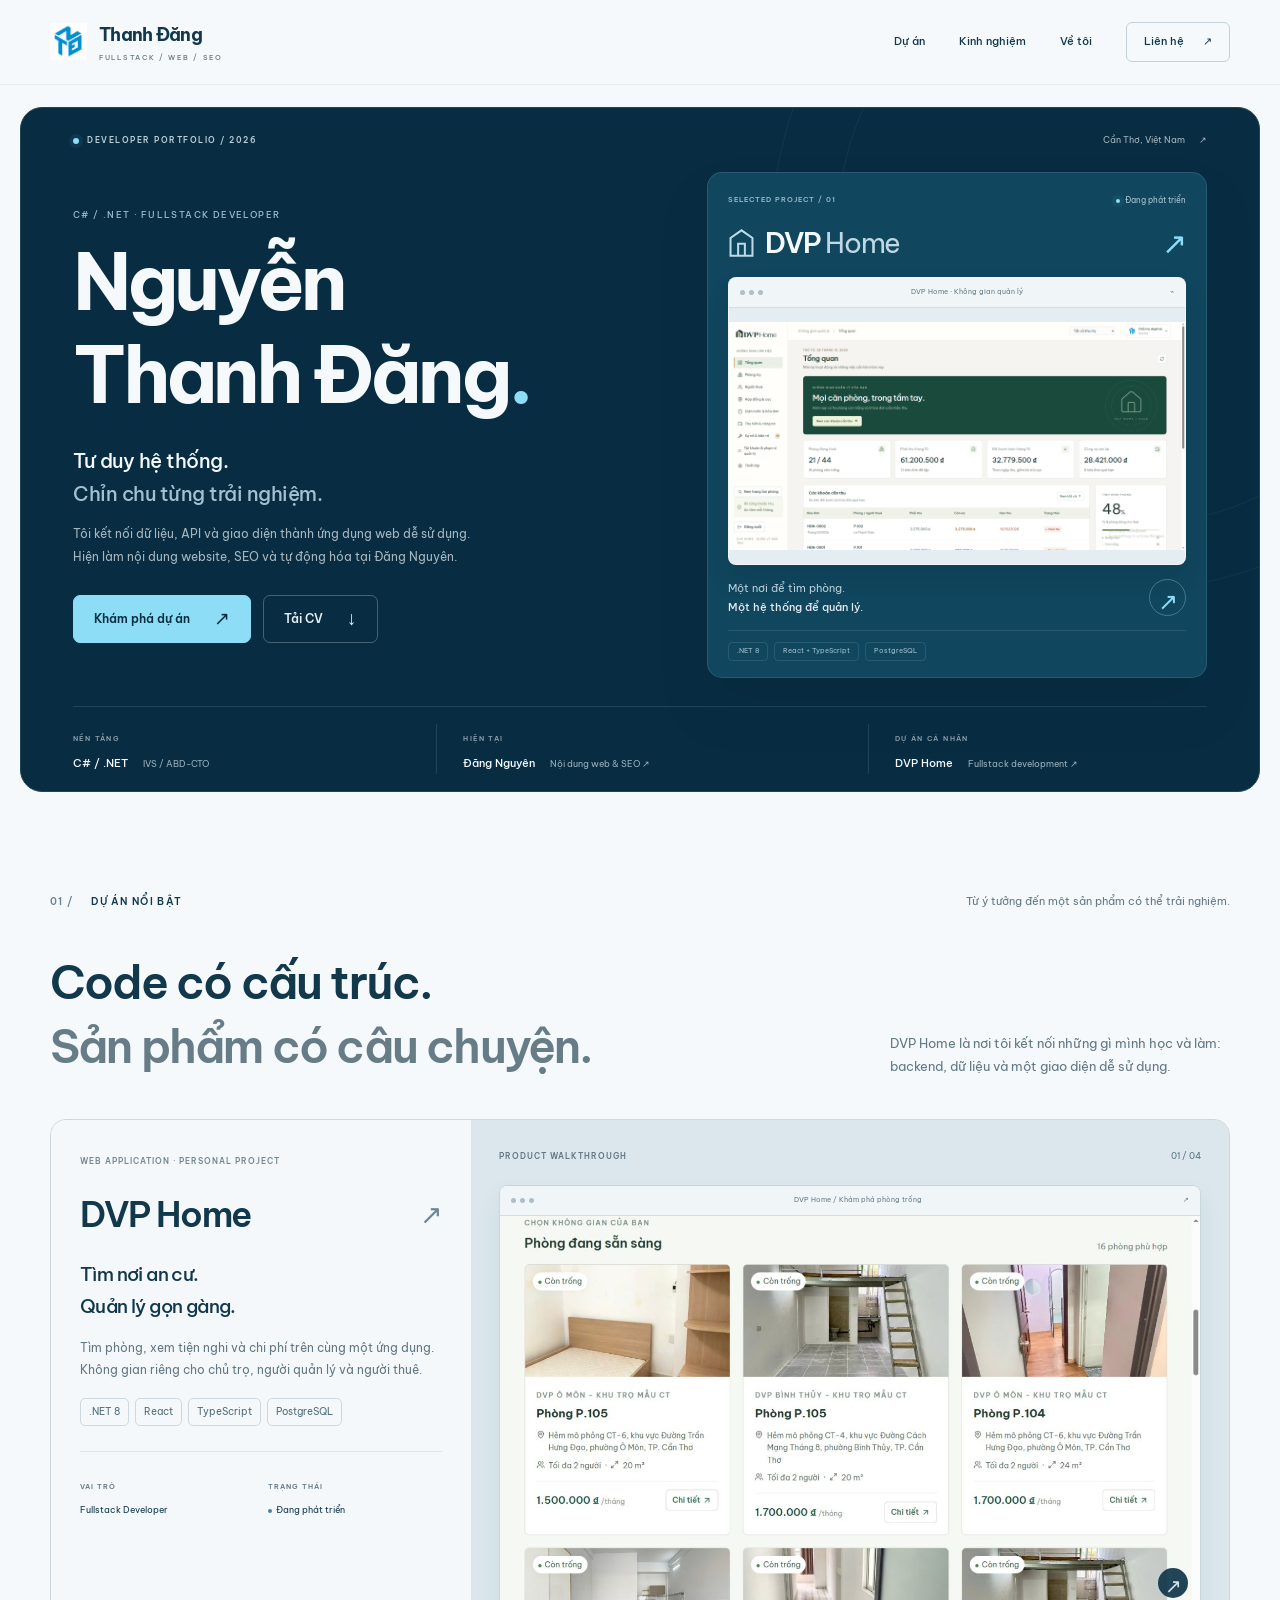
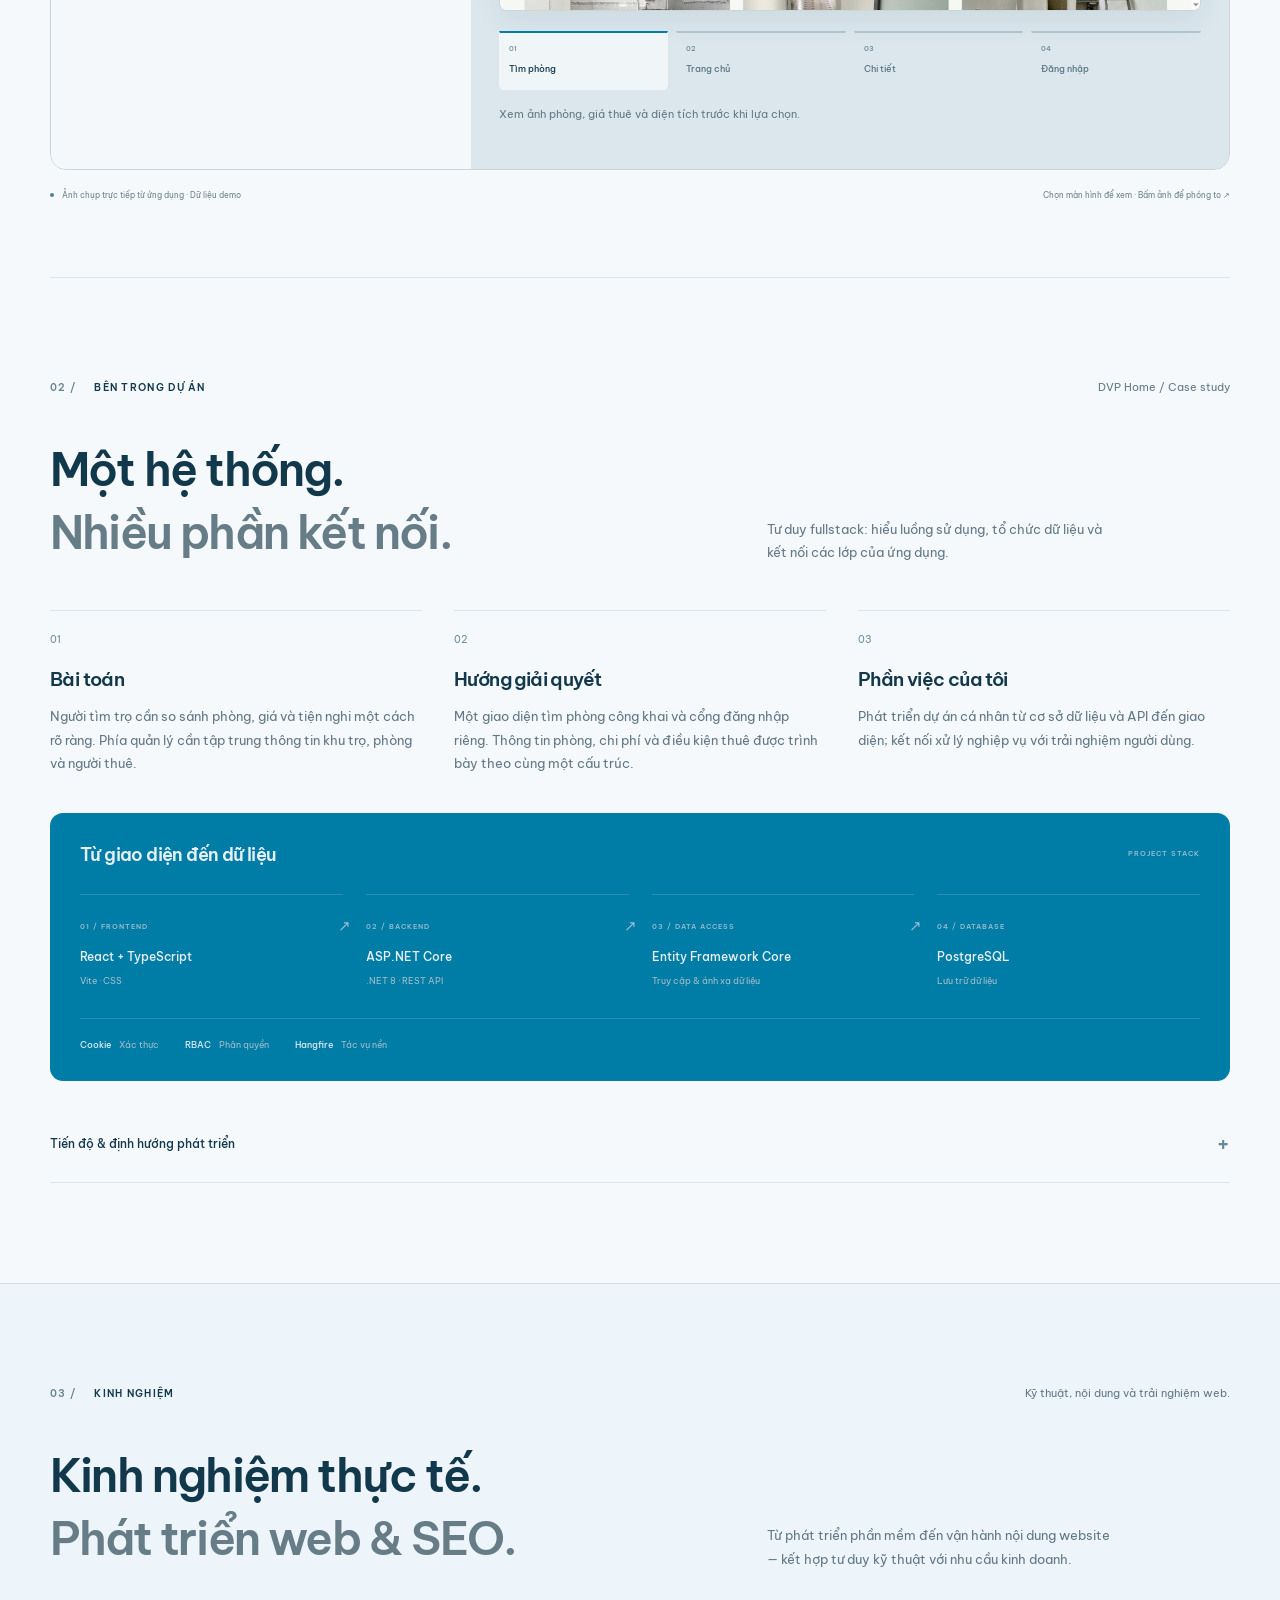
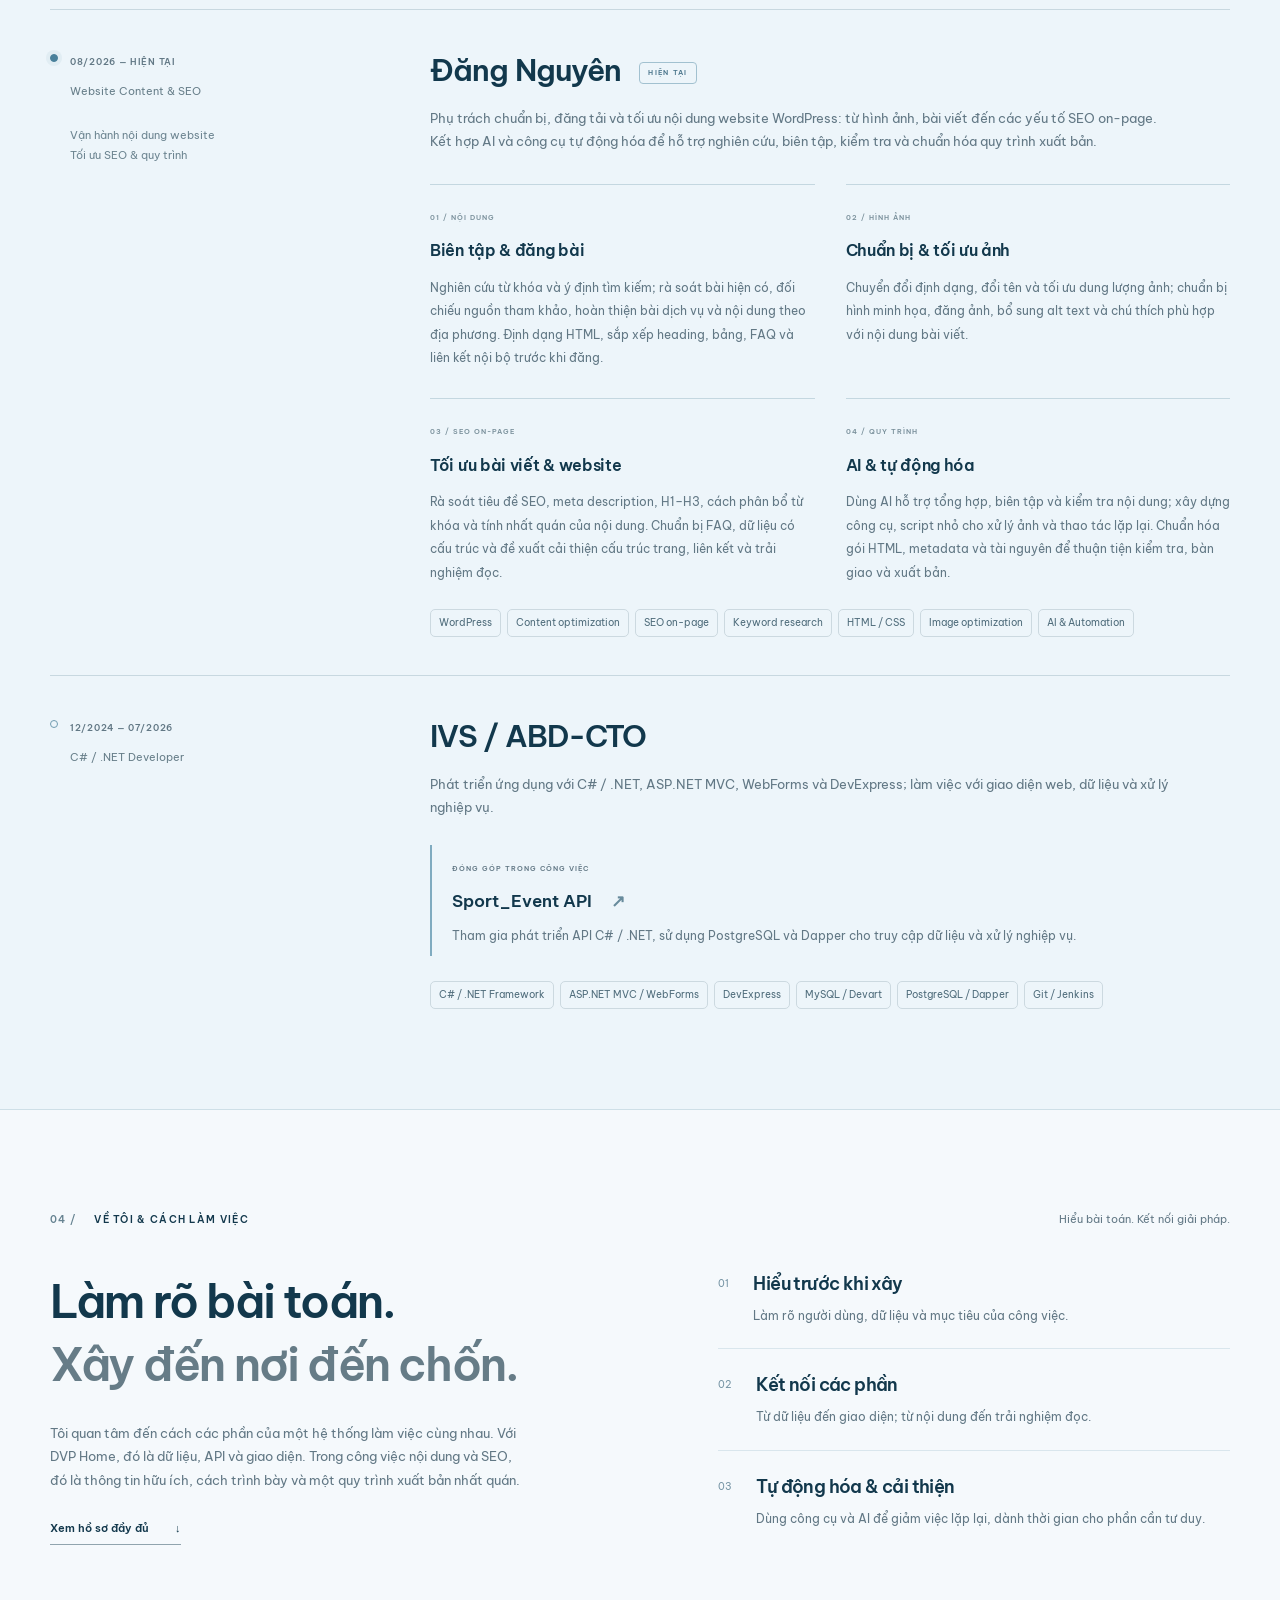
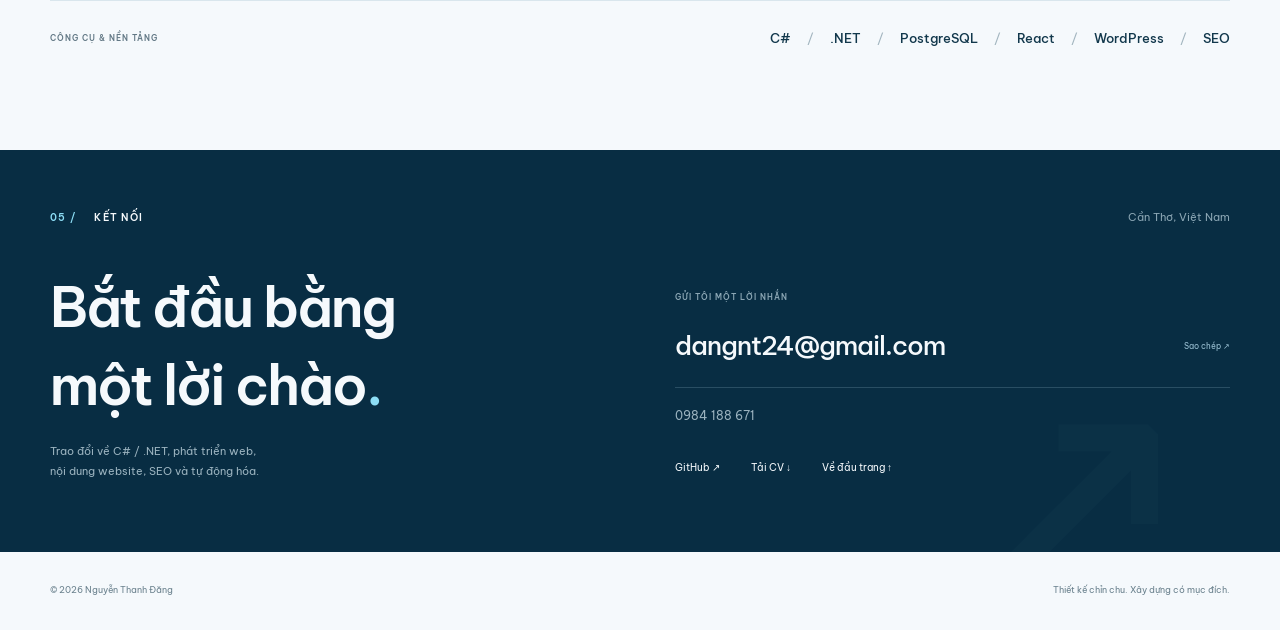
<file: index.html>
<!doctype html>
<html lang="vi">

<head>
    <meta charset="utf-8">
    <meta name="viewport" content="width=device-width, initial-scale=1">
    <meta name="theme-color" content="#082d43">
    <title>Nguyễn Thanh Đăng — Fullstack .NET Developer</title>
    <meta name="description"
        content="Portfolio Nguyễn Thanh Đăng: C# / .NET Developer tại Cần Thơ, dự án DVP Home — tìm phòng và quản lý nhà trọ, cùng kinh nghiệm vận hành nội dung và tối ưu SEO.">
    <meta property="og:type" content="website">
    <meta property="og:locale" content="vi_VN">
    <meta property="og:title" content="Nguyễn Thanh Đăng — Fullstack .NET Developer">
    <meta property="og:description"
        content="Từ dữ liệu đến trải nghiệm. Khám phá DVP Home, kinh nghiệm .NET, nội dung web và SEO.">
    <link rel="icon" href="./assets/images/logo.png" type="image/png">
    <link rel="preload" href="./assets/fonts/BeVietnamPro-Regular.ttf" as="font" type="font/ttf" crossorigin>
    <link rel="preload" href="./assets/fonts/BeVietnamPro-Bold.ttf" as="font" type="font/ttf" crossorigin>
    <link rel="stylesheet" href="./css/style.css?v=20261028-motion">
    <script src="./js/script.js?v=20261028-motion" defer></script>
</head>

<body>
    <div class="reading-progress" aria-hidden="true"></div>
    <a class="skip-link" href="#main">Đến nội dung chính</a>
    <header class="site-header">
        <div class="container header-inner">
            <a class="wordmark" href="#home" aria-label="Nguyễn Thanh Đăng — Trang đầu"><img
                    src="./assets/images/logo.png" alt="" width="42" height="42"><span>Thanh Đăng<span
                        class="brand-caption">FULLSTACK / WEB / SEO</span></span></a>
            <button class="menu-toggle" type="button" aria-expanded="false" aria-controls="main-nav" hidden>Menu <span
                    aria-hidden="true">+</span></button>
            <nav id="main-nav" aria-label="Điều hướng chính"><a href="#work" data-nav>Dự án</a><a href="#experience"
                    data-nav>Kinh nghiệm</a><a href="#about" data-nav>Về tôi</a><a class="nav-contact" href="#contact"
                    data-nav>Liên hệ <span aria-hidden="true">↗</span></a></nav>
        </div>
    </header>
    <main id="main">
        <section class="hero" id="home" aria-labelledby="hero-title">
            <div class="hero-top"><span class="eyebrow"><span class="status-dot"></span>DEVELOPER PORTFOLIO /
                    2026</span><span class="location">Cần Thơ, Việt Nam <span aria-hidden="true">↗</span></span></div>
            <div class="hero-grid">
                <div class="hero-copy">
                    <p class="hello">C# / .NET · FULLSTACK DEVELOPER</p>
                    <h1 id="hero-title">Nguyễn<br>Thanh Đăng<span class="accent">.</span></h1>
                    <p class="hero-statement">Tư duy hệ thống.<br><span>Chỉn chu từng trải nghiệm.</span></p>
                    <p class="hero-description">Tôi kết nối dữ liệu, API và giao diện thành ứng dụng web dễ sử dụng.
                        Hiện làm nội dung website, SEO và tự động hóa tại Đăng Nguyên.</p>
                    <div class="hero-actions"><a class="button button-accent" href="#work">Khám phá dự án <span
                                aria-hidden="true">↗</span></a><a class="button button-outline"
                            href="./NguyenThanhDang_Fullstack_DotNet_CV.pdf" download>Tải CV <span
                                aria-hidden="true">↓</span></a></div>
                </div>
                <div class="hero-visual">
                    <div class="visual-topline"><span class="eyebrow">SELECTED PROJECT / 01</span><span
                            class="project-state"><span class="status-dot"></span>Đang phát triển</span></div>
                    <div class="hero-project-label"><svg class="house-mark" viewBox="0 0 32 36" fill="none"
                            aria-hidden="true">
                            <path d="M3 33V12L16 3l13 9v21H3Z" stroke="currentColor" stroke-width="2.4" />
                            <path d="M12 33V19h8v14" stroke="currentColor" stroke-width="2.4" />
                        </svg><span>DVP <span>Home</span></span><span class="project-arrow" aria-hidden="true">↗</span>
                    </div>
                    <div class="browser-frame hero-browser">
                        <div class="browser-bar"><span class="browser-dots"
                                aria-hidden="true"><i></i><i></i><i></i></span><span>DVP Home · Không gian quản
                                lý</span><span aria-hidden="true">⌁</span></div><button class="image-open" type="button"
                            data-preview="./assets/images/dvp-home.png"
                            data-caption="DVP Home — Đăng nhập không gian quản lý"
                            aria-label="Phóng to giao diện DVP Home"><img src="./assets/images/dvp-home.png"
                                alt="Giao diện thật DVP Home: cổng đăng nhập, Chăm ngôi nhà. An tâm quản lý."
                                width="1280" height="720" fetchpriority="high"></button>
                    </div>
                    <div class="visual-bottom">
                        <p>Một nơi để tìm phòng.<br><strong>Một hệ thống để quản lý.</strong></p><a href="#work"
                            class="round-arrow" aria-label="Khám phá dự án DVP Home">↗</a>
                    </div>
                    <div class="visual-footnote"><span>.NET 8</span><span>React +
                            TypeScript</span><span>PostgreSQL</span></div>
                </div>
            </div>
            <div class="hero-facts">
                <div><span class="meta-label">NỀN TẢNG</span>
                    <p>C# / .NET <span>IVS / ABD-CTO</span></p>
                </div><a href="#experience"><span class="meta-label">HIỆN TẠI</span>
                    <p>Đăng Nguyên <span>Nội dung web & SEO ↗</span></p>
                </a><a href="#work"><span class="meta-label">DỰ ÁN CÁ NHÂN</span>
                    <p>DVP Home <span>Fullstack development ↗</span></p>
                </a>
            </div>
        </section>

        <section class="work-section section-pad" id="work" aria-labelledby="work-title">
            <div class="container">
                <div class="section-heading">
                    <p class="eyebrow"><span class="section-number">01 /</span>DỰ ÁN NỔI BẬT</p><span
                        class="section-aside">Từ ý tưởng đến một sản phẩm có thể trải nghiệm.</span>
                </div>
                <div class="work-intro">
                    <h2 id="work-title">Code có cấu trúc.<br><span>Sản phẩm có câu chuyện.</span></h2>
                    <p>DVP Home là nơi tôi kết nối những gì mình học và làm: backend, dữ liệu và một giao diện dễ sử
                        dụng.</p>
                </div>
                <article class="featured-project" aria-labelledby="project-name">
                    <div class="project-info"><span class="project-kicker">WEB APPLICATION · PERSONAL PROJECT</span>
                        <h3 id="project-name">DVP Home<span aria-hidden="true">↗</span></h3>
                        <p class="project-subtitle">Tìm nơi an cư.<br>Quản lý gọn gàng.</p>
                        <p class="project-description">Tìm phòng, xem tiện nghi và chi phí trên cùng một ứng dụng. Không
                            gian riêng cho chủ trọ, người quản lý và người thuê.</p>
                        <ul class="tag-list" aria-label="Công nghệ dự án">
                            <li>.NET 8</li>
                            <li>React</li>
                            <li>TypeScript</li>
                            <li>PostgreSQL</li>
                        </ul>
                        <div class="project-info-meta">
                            <div><span class="meta-label">VAI TRÒ</span>
                                <p>Fullstack Developer</p>
                            </div>
                            <div><span class="meta-label">TRẠNG THÁI</span>
                                <p><span class="status-dot"></span>Đang phát triển</p>
                            </div>
                        </div>
                        <div class="project-actions">
                            <!-- <a class="button local-demo" href="http://localhost:5247/" target="_blank" rel="noopener noreferrer">Trải nghiệm bản
                                local <span aria-hidden="true">↗</span></a> -->
                            <a class="button local-demo" href="#case-study">Bên trong dự
                                án <span aria-hidden="true">↘</span></a>
                        </div>
                    </div>
                    <div class="project-gallery">
                        <div class="gallery-topline"><span class="meta-label">PRODUCT WALKTHROUGH</span><span
                                class="gallery-counter" aria-live="polite">01 / 04</span></div>
                        <div class="browser-frame gallery-browser">
                            <div class="browser-bar"><span class="browser-dots"
                                    aria-hidden="true"><i></i><i></i><i></i></span><span data-gallery-title>DVP Home /
                                    Khám phá phòng trống</span><span aria-hidden="true">↗</span></div>
                            <div class="gallery-viewport"><button class="image-open gallery-image" type="button"
                                    data-preview="./assets/images/dvp-rooms.jpg"
                                    data-caption="DVP Home — Danh sách phòng trống"
                                    aria-label="Phóng to màn hình dự án đang chọn"><img
                                        src="./assets/images/dvp-rooms.jpg"
                                        alt="Danh sách phòng DVP Home: ảnh phòng, giá thuê, diện tích và trạng thái còn trống"
                                        width="1265" height="712" loading="lazy"><span class="image-zoom"
                                        aria-hidden="true">↗</span></button></div>
                        </div>
                        <div class="gallery-tabs" role="group" aria-label="Chọn màn hình dự án"><button type="button"
                                class="gallery-tab" aria-pressed="true" data-gallery-src="./assets/images/dvp-rooms.jpg"
                                data-gallery-kind="full" data-gallery-label="Khám phá phòng trống"
                                data-gallery-alt="Danh sách phòng DVP Home: ảnh phòng, giá thuê, diện tích và trạng thái còn trống"><span>01</span>Tìm
                                phòng</button><button type="button" class="gallery-tab" aria-pressed="false"
                                data-gallery-src="./assets/images/dvp-home.jpg" data-gallery-kind="home"
                                data-gallery-label="Trang chủ"
                                data-gallery-alt="Trang chủ DVP Home: Tìm một nơi ở. Thấy mình an cư."><span>02</span>Trang
                                chủ</button><button type="button" class="gallery-tab" aria-pressed="false"
                                data-gallery-src="./assets/images/dvp-detail.jpg" data-gallery-kind="detail"
                                data-gallery-label="Chi tiết phòng"
                                data-gallery-alt="DVP Home: ảnh và thông tin chi tiết phòng P.105"><span>03</span>Chi
                                tiết</button><button type="button" class="gallery-tab" aria-pressed="false"
                                data-gallery-src="./assets/images/dvp-login.jpg" data-gallery-kind="full"
                                data-gallery-label="Đăng nhập"
                                data-gallery-alt="Màn hình đăng nhập DVP Home dành cho chủ trọ, quản lý và người thuê"><span>04</span>Đăng
                                nhập</button></div>
                        <p class="gallery-caption" aria-live="polite">Xem ảnh phòng, giá thuê và diện tích trước khi lựa
                            chọn.</p>
                    </div>
                </article>
                <div class="project-footnote"><span><span class="status-dot"></span>Ảnh chụp trực tiếp từ ứng dụng · Dữ
                        liệu demo</span><span>Chọn màn hình để xem · Bấm ảnh để phóng to ↗</span></div>
            </div>
        </section>

        <section class="case-section section-pad container" id="case-study" aria-labelledby="case-title">
            <div class="section-heading">
                <p class="eyebrow"><span class="section-number">02 /</span>BÊN TRONG DỰ ÁN</p><span
                    class="section-aside">DVP Home / Case study</span>
            </div>
            <div class="section-intro">
                <h2 id="case-title">Một hệ thống.<br><span>Nhiều phần kết nối.</span></h2>
                <p>Tư duy fullstack: hiểu luồng sử dụng, tổ chức dữ liệu và kết nối các lớp của ứng dụng.</p>
            </div>
            <div class="case-details">
                <article><span class="case-icon">01</span>
                    <h3>Bài toán</h3>
                    <p>Người tìm trọ cần so sánh phòng, giá và tiện nghi một cách rõ ràng. Phía quản lý cần tập trung
                        thông tin khu trọ, phòng và người thuê.</p>
                </article>
                <article><span class="case-icon">02</span>
                    <h3>Hướng giải quyết</h3>
                    <p>Một giao diện tìm phòng công khai và cổng đăng nhập riêng. Thông tin phòng, chi phí và điều kiện
                        thuê được trình bày theo cùng một cấu trúc.</p>
                </article>
                <article><span class="case-icon">03</span>
                    <h3>Phần việc của tôi</h3>
                    <p>Phát triển dự án cá nhân từ cơ sở dữ liệu và API đến giao diện; kết nối xử lý nghiệp vụ với trải
                        nghiệm người dùng.</p>
                </article>
            </div>
            <div class="architecture">
                <div class="architecture-heading">
                    <h3>Từ giao diện đến dữ liệu</h3><span class="meta-label">PROJECT STACK</span>
                </div>
                <ol class="architecture-flow">
                    <li><span class="meta-label">01 / FRONTEND</span><strong>React + TypeScript</strong><span>Vite ·
                            CSS</span></li>
                    <li><span class="meta-label">02 / BACKEND</span><strong>ASP.NET Core</strong><span>.NET 8 · REST
                            API</span></li>
                    <li><span class="meta-label">03 / DATA ACCESS</span><strong>Entity Framework Core</strong><span>Truy
                            cập & ánh xạ dữ liệu</span></li>
                    <li><span class="meta-label">04 / DATABASE</span><strong>PostgreSQL</strong><span>Lưu trữ dữ
                            liệu</span></li>
                </ol>
                <div class="architecture-services"><span><b>Cookie</b> Xác thực</span><span><b>RBAC</b> Phân
                        quyền</span><span><b>Hangfire</b> Tác vụ nền</span></div>
            </div>
            <details class="development-notes">
                <summary>Tiến độ & định hướng phát triển <span class="details-symbol" aria-hidden="true">+</span>
                </summary>
                <div>
                    <article>
                        <h3>Giao diện hiện có</h3>
                        <p>Trang tìm phòng, bộ lọc, danh sách phòng, chi tiết phòng, tiện nghi, chi phí và màn hình đăng
                            nhập.</p>
                    </article>
                    <article>
                        <h3>Phạm vi đang phát triển</h3>
                        <p>Quản lý khu trọ, phòng, người thuê và các khoản thu; xác thực, phân quyền và hoàn thiện các
                            luồng nghiệp vụ.</p>
                    </article>
                    <article>
                        <h3>Hướng tiếp theo</h3>
                        <p>Tiếp tục hoàn thiện hệ thống, kiểm tra trải nghiệm theo vai trò và chuẩn bị triển khai bản
                            demo công khai.</p>
                    </article>
                </div>
            </details>
        </section>

        <section class="experience-section section-pad" id="experience" aria-labelledby="experience-title">
            <div class="container">
                <div class="section-heading">
                    <p class="eyebrow"><span class="section-number">03 /</span>KINH NGHIỆM</p><span
                        class="section-aside">Kỹ thuật, nội dung và trải nghiệm web.</span>
                </div>
                <div class="section-intro">
                    <h2 id="experience-title">Kinh nghiệm thực tế.<br><span>Phát triển web &amp; SEO.</span></h2>
                    <p>Từ phát triển phần mềm đến vận hành nội dung website — kết hợp tư duy kỹ thuật với nhu cầu kinh
                        doanh.</p>
                </div>
                <article class="experience-row current-experience" id="dang-nguyen">
                    <div class="experience-meta"><span class="meta-label">08/2026 — HIỆN TẠI</span><span
                            class="experience-kind">Website Content & SEO</span>
                        <p class="role-note">Vận hành nội dung website<br>Tối ưu SEO & quy trình</p>
                    </div>
                    <div class="experience-body">
                        <h3>Đăng Nguyên <span class="small-label">HIỆN TẠI</span></h3>
                        <p>Phụ trách chuẩn bị, đăng tải và tối ưu nội dung website WordPress: từ hình ảnh, bài viết đến
                            các yếu tố SEO on-page. Kết hợp AI và công cụ tự động hóa để hỗ trợ nghiên cứu, biên tập,
                            kiểm tra và chuẩn hóa quy trình xuất bản.</p>
                        <div class="responsibility-grid">
                            <div><span class="meta-label">01 / NỘI DUNG</span>
                                <h4>Biên tập & đăng bài</h4>
                                <p>Nghiên cứu từ khóa và ý định tìm kiếm; rà soát bài hiện có, đối chiếu nguồn tham
                                    khảo, hoàn thiện bài dịch vụ và nội dung theo địa phương. Định dạng HTML, sắp xếp
                                    heading, bảng, FAQ và liên kết nội bộ trước khi đăng.</p>
                            </div>
                            <div><span class="meta-label">02 / HÌNH ẢNH</span>
                                <h4>Chuẩn bị & tối ưu ảnh</h4>
                                <p>Chuyển đổi định dạng, đổi tên và tối ưu dung lượng ảnh; chuẩn bị hình minh họa, đăng
                                    ảnh, bổ sung alt text và chú thích phù hợp với nội dung bài viết.</p>
                            </div>
                            <div><span class="meta-label">03 / SEO ON-PAGE</span>
                                <h4>Tối ưu bài viết & website</h4>
                                <p>Rà soát tiêu đề SEO, meta description, H1–H3, cách phân bổ từ khóa và tính nhất quán
                                    của nội dung. Chuẩn bị FAQ, dữ liệu có cấu trúc và đề xuất cải thiện cấu trúc trang,
                                    liên kết và trải nghiệm đọc.</p>
                            </div>
                            <div><span class="meta-label">04 / QUY TRÌNH</span>
                                <h4>AI & tự động hóa</h4>
                                <p>Dùng AI hỗ trợ tổng hợp, biên tập và kiểm tra nội dung; xây dựng công cụ, script nhỏ
                                    cho xử lý ảnh và thao tác lặp lại. Chuẩn hóa gói HTML, metadata và tài nguyên để
                                    thuận tiện kiểm tra, bàn giao và xuất bản.</p>
                            </div>
                        </div>
                        <ul class="tag-list">
                            <li>WordPress</li>
                            <li>Content optimization</li>
                            <li>SEO on-page</li>
                            <li>Keyword research</li>
                            <li>HTML / CSS</li>
                            <li>Image optimization</li>
                            <li>AI & Automation</li>
                        </ul>
                    </div>
                </article>
                <article class="experience-row">
                    <div class="experience-meta"><span class="meta-label">12/2024 — 07/2026</span><span
                            class="experience-kind">C# / .NET Developer</span></div>
                    <div class="experience-body">
                        <h3>IVS / ABD-CTO</h3>
                        <p>Phát triển ứng dụng với C# / .NET, ASP.NET MVC, WebForms và DevExpress; làm việc với giao
                            diện web, dữ liệu và xử lý nghiệp vụ.</p>
                        <div class="work-highlight"><span class="meta-label">ĐÓNG GÓP TRONG CÔNG VIỆC</span>
                            <h4>Sport_Event API <span aria-hidden="true">↗</span></h4>
                            <p>Tham gia phát triển API C# / .NET, sử dụng PostgreSQL và Dapper cho truy cập dữ liệu và
                                xử lý nghiệp vụ.</p>
                        </div>
                        <ul class="tag-list">
                            <li>C# / .NET Framework</li>
                            <li>ASP.NET MVC / WebForms</li>
                            <li>DevExpress</li>
                            <li>MySQL / Devart</li>
                            <li>PostgreSQL / Dapper</li>
                            <li>Git / Jenkins</li>
                        </ul>
                    </div>
                </article>
            </div>
        </section>

        <section class="about-section section-pad container" id="about" aria-labelledby="about-title">
            <div class="section-heading">
                <p class="eyebrow"><span class="section-number">04 /</span>VỀ TÔI & CÁCH LÀM VIỆC</p><span
                    class="section-aside">Hiểu bài toán. Kết nối giải pháp.</span>
            </div>
            <div class="about-grid">
                <div>
                    <h2 id="about-title">Làm rõ bài toán.<br><span>Xây đến nơi đến chốn.</span></h2>
                    <p class="about-description">Tôi quan tâm đến cách các phần của một hệ thống làm việc cùng nhau. Với
                        DVP Home, đó là dữ liệu, API và giao diện. Trong công việc nội dung và SEO, đó là thông tin hữu
                        ích, cách trình bày và một quy trình xuất bản nhất quán.</p><a class="text-link"
                        href="./NguyenThanhDang_Fullstack_DotNet_CV.pdf" download>Xem hồ sơ đầy đủ <span
                            aria-hidden="true">↓</span></a>
                </div>
                <ol class="process-list">
                    <li><span>01</span>
                        <div>
                            <h3>Hiểu trước khi xây</h3>
                            <p>Làm rõ người dùng, dữ liệu và mục tiêu của công việc.</p>
                        </div>
                    </li>
                    <li><span>02</span>
                        <div>
                            <h3>Kết nối các phần</h3>
                            <p>Từ dữ liệu đến giao diện; từ nội dung đến trải nghiệm đọc.</p>
                        </div>
                    </li>
                    <li><span>03</span>
                        <div>
                            <h3>Tự động hóa & cải thiện</h3>
                            <p>Dùng công cụ và AI để giảm việc lặp lại, dành thời gian cho phần cần tư duy.</p>
                        </div>
                    </li>
                </ol>
            </div>
            <div class="toolkit"><span class="meta-label">CÔNG CỤ & NỀN TẢNG</span>
                <p>C# <span>/</span> .NET <span>/</span> PostgreSQL <span>/</span> React <span>/</span> WordPress
                    <span>/</span> SEO</p>
            </div>
        </section>

        <section class="contact-section" id="contact" aria-labelledby="contact-title">
            <div class="container">
                <div class="section-heading">
                    <p class="eyebrow"><span class="section-number">05 /</span>KẾT NỐI</p><span
                        class="section-aside">Cần Thơ, Việt Nam</span>
                </div>
                <div class="contact-grid">
                    <div>
                        <h2 id="contact-title">Bắt đầu bằng<br>một lời chào<span>.</span></h2>
                        <p>Trao đổi về C# / .NET, phát triển web,<br>nội dung website, SEO và tự động hóa.</p>
                    </div>
                    <div class="contact-details"><span class="meta-label">GỬI TÔI MỘT LỜI NHẮN</span>
                        <div class="email-row"><a class="email-link"
                                href="mailto:dangnt24@gmail.com">dangnt24@gmail.com</a><button class="copy-email"
                                type="button" aria-label="Sao chép địa chỉ email">Sao chép ↗</button></div><a
                            class="phone-link" href="tel:0984188671">0984 188 671</a>
                        <div class="social-links"><a href="https://github.com/dangnt24" target="_blank"
                                rel="noopener noreferrer">GitHub ↗</a><a
                                href="./NguyenThanhDang_Fullstack_DotNet_CV.pdf" download>Tải CV ↓</a><a href="#home">Về
                                đầu trang ↑</a></div>
                    </div>
                </div>
            </div>
        </section>
    </main>
    <footer class="site-footer container"><span>© <span data-year>2026</span> Nguyễn Thanh Đăng</span><span>Từ dữ liệu
            đến trải nghiệm.</span><span>Thiết kế chỉn chu. Xây dựng có mục đích.</span></footer>
    <dialog class="lightbox" aria-labelledby="lightbox-caption">
        <div class="lightbox-top"><span>DVP HOME / PRODUCT SCREENSHOT</span><button class="lightbox-close" type="button"
                aria-label="Đóng ảnh phóng to">Đóng ×</button></div><img alt="">
        <p id="lightbox-caption"></p>
    </dialog>
    <p class="sr-only" role="status" aria-live="polite" data-announcement></p>
</body>

</html>
</file>
<file: css/style.css>
@font-face {
  font-family:"Be Vietnam Pro";
  src:url("../assets/fonts/BeVietnamPro-Regular.ttf") format("truetype");
  font-weight:400;
  font-style:normal;
  font-display:swap;
}

@font-face {
  font-family:"Be Vietnam Pro";
  src:url("../assets/fonts/BeVietnamPro-Medium.ttf") format("truetype");
  font-weight:500;
  font-style:normal;
  font-display:swap;
}

@font-face {
  font-family:"Be Vietnam Pro";
  src:url("../assets/fonts/BeVietnamPro-SemiBold.ttf") format("truetype");
  font-weight:600;
  font-style:normal;
  font-display:swap;
}

@font-face {
  font-family:"Be Vietnam Pro";
  src:url("../assets/fonts/BeVietnamPro-Bold.ttf") format("truetype");
  font-weight:700;
  font-style:normal;
  font-display:swap;
}

@font-face {
  font-family:"Be Vietnam Pro";
  src:url("../assets/fonts/BeVietnamPro-ExtraBold.ttf") format("truetype");
  font-weight:800;
  font-style:normal;
  font-display:swap;
}

:root {
  --paper:#f5f9fc;
  --white:#fff;
  --ink:#12384c;
  --muted:#627885;
  --brand:#007da6;
  --deep:#082d43;
  --accent:#8cddf5;
  --line:#d9e6ed;
  --panel:#edf5fa;
  --cream:#c6eaf5;
  --font:"Be Vietnam Pro","Segoe UI",sans-serif;
  --width:1180px;
}

* {
  box-sizing:border-box;
}

html {
  scroll-behavior:smooth;
  scroll-padding-top:108px;
}

body {
  margin:0;
  background:var(--paper);
  color:var(--ink);
  font-family:var(--font);
  font-size:14px;
  line-height:1.8;
  -webkit-font-smoothing:antialiased;
  text-rendering:optimizeLegibility;
}

body.modal-open {
  overflow:hidden;
}

::selection {
  background:var(--accent);
  color:var(--deep);
}

a {
  color:inherit;
  text-decoration:none;
}

button {
  font:inherit;
  color:inherit;
}

button,a {
  -webkit-tap-highlight-color:transparent;
}

button,summary {
  cursor:pointer;
}

h1,h2,h3,h4,p,figure {
  margin:0;
}

h1,h2,h3,h4 {
  font-weight:600;
}

h2 {
  font-size:clamp(33px,3.6vw,49px);
  line-height:1.38;
  letter-spacing:-1.8px;
}

h2>span {
  color:#667c87;
}

h3 {
  font-size:22px;
  line-height:1.5;
  letter-spacing:-.6px;
}

img {
  display:block;
  max-width:100%;
}

svg {
  display:block;
  flex-shrink:0;
}

[hidden] {
  display:none!important;
}

:focus-visible {
  outline:3px solid #4081a2;
  outline-offset:5px;
}

.container {
  width:min(var(--width),calc(100% - 80px));
  margin-inline:auto;
}

.section-pad {
  padding-block:100px;
}

.muted {
  color:var(--muted);
}

.reading-progress {
  height:3px;
  position:fixed;
  inset:0 auto auto 0;
  width:0;
  z-index:30;
  background:#5691ae;
  pointer-events:none;
}

.eyebrow,.meta-label,.tiny-label,.small-label,.project-kicker {
  font-size:10px;
  line-height:1.8;
  letter-spacing:1.3px;
  font-weight:600;
}

.meta-label {
  color:var(--muted);
  font-size:9px;
  letter-spacing:1px;
}

.section-number {
  color:#668391;
  margin-right:18px;
}

.section-heading {
  display:flex;
  align-items:center;
  justify-content:space-between;
  gap:24px;
  margin-bottom:40px;
}

.section-aside {
  color:var(--muted);
  font-size:11px;
}

.status-dot {
  display:inline-block;
  width:6px;
  height:6px;
  border-radius:50%;
  background:#48829f;
  flex-shrink:0;
  margin-right:8px;
  vertical-align:middle;
}

.button {
  min-height:48px;
  display:inline-flex;
  align-items:center;
  justify-content:space-between;
  gap:24px;
  padding:12px 20px;
  border:1px solid var(--brand);
  border-radius:7px;
  background:var(--brand);
  color:white;
  font-size:12px;
  font-weight:600;
  transition:background .2s,transform .2s,box-shadow .2s;
}

.button>span {
  font-size:19px;
  font-weight:400;
  line-height:1;
}

.button:hover {
  background:#244f64;
  transform:translateY(-2px);
  box-shadow:0 8px 20px #12384c12;
}

.button-accent {
  background:var(--accent);
  border-color:var(--accent);
  color:var(--deep);
}

.button-accent:hover {
  background:#b4edff;
}

.button-outline {
  background:transparent;
  border-color:#ffffff40;
  color:#e5eef2;
}

.button-outline:hover {
  background:#ffffff0c;
}

.text-link {
  display:inline-flex;
  align-items:center;
  justify-content:space-between;
  gap:26px;
  border-bottom:1px solid #90a4ae;
  padding:5px 0;
  font-size:11px;
  font-weight:600;
}

.text-link:hover {
  color:#3b677d;
  border-color:#3b677d;
}

.skip-link {
  position:fixed;
  top:-100px;
  left:16px;
  z-index:40;
  padding:12px 20px;
  background:var(--deep);
  color:white;
}

.skip-link:focus {
  top:10px;
}

/* A quiet header lets the typography and the work carry the identity. */
.site-header {
  position:sticky;
  top:0;
  z-index:20;
  background:#f5f9fcf5;
  backdrop-filter:blur(16px);
  border-bottom:1px solid #d9e6ed99;
}

.header-inner {
  height:84px;
  display:flex;
  align-items:center;
  justify-content:space-between;
}

.wordmark {
  display:flex;
  align-items:center;
  gap:12px;
  font-size:18px;
  font-weight:700;
  letter-spacing:-.7px;
}

.wordmark img {
  width:37px;
  height:37px;
  object-fit:contain;
}

.brand-caption {
  display:block;
  margin-top:1px;
  color:var(--muted);
  font-size:7px;
  font-weight:500;
  letter-spacing:1.7px;
}

#main-nav {
  display:flex;
  align-items:center;
  gap:34px;
  font-size:11px;
  font-weight:500;
}

#main-nav a {
  position:relative;
  transition:color .2s;
}

#main-nav a:hover,#main-nav a[aria-current] {
  color:#467085;
}

#main-nav a[aria-current]::after {
  content:"";
  position:absolute;
  bottom:-8px;
  left:0;
  width:16px;
  height:2px;
  background:#50839c;
}

#main-nav .nav-contact {
  padding:9px 17px;
  border:1px solid #c3d1d8;
  border-radius:6px;
}

.nav-contact span {
  margin-left:16px;
}

#main-nav .nav-contact[aria-current]::after {
  display:none;
}

.menu-toggle {
  border:1px solid var(--line);
  border-radius:6px;
  background:transparent;
  padding:7px 13px;
  font-size:12px;
}

/* Vietnamese headings retain their full diacritic height. */
.hero {
  position:relative;
  isolation:isolate;
  width:min(1360px,calc(100% - 40px));
  margin:22px auto 0;
  padding:30px 52px 0;
  overflow:hidden;
  border:1px solid #204557;
  border-radius:22px;
  background:var(--deep);
  color:var(--paper);
}

.hero::before,.hero::after {
  content:"";
  position:absolute;
  z-index:-1;
  border:1px solid #88bdd712;
  border-radius:50%;
  pointer-events:none;
}

.hero::before {
  right:-235px;
  top:-240px;
  width:720px;
  height:720px;
}

.hero::after {
  right:-170px;
  top:-175px;
  width:590px;
  height:590px;
}

.hero-top {
  display:flex;
  justify-content:space-between;
  align-items:center;
  gap:20px;
}

.hero-top .eyebrow {
  font-size:8px;
  color:#baced8;
  letter-spacing:1.5px;
}

.hero .status-dot {
  background:var(--accent);
  box-shadow:0 0 0 4px #8cddf50d;
}

.location {
  color:#a5b6bf;
  font-size:9px;
}

.location span {
  margin-left:12px;
}

.hero-grid {
  display:grid;
  grid-template-columns:1.05fr 1fr;
  align-items:center;
  gap:48px;
  padding:40px 0 43px;
}

.hero-copy {
  min-width:0;
}

.hello {
  margin-bottom:13px;
  color:#9abbcc;
  font-size:9px;
  letter-spacing:1.4px;
  font-weight:500;
}

h1 {
  font-size:clamp(54px,6.1vw,84px);
  line-height:1.19;
  letter-spacing:-4px;
  font-weight:700;
}

h1 .accent {
  color:var(--accent);
}

.hero-statement {
  margin-top:22px;
  font-size:20px;
  font-weight:500;
  line-height:1.65;
  letter-spacing:-.5px;
}

.hero-statement>span {
  color:#a2c0cf;
}

.hero-description {
  max-width:425px;
  margin-top:12px;
  color:#a6b7bf;
  font-size:11px;
  line-height:1.95;
}

.hero-actions {
  display:flex;
  align-items:center;
  flex-wrap:wrap;
  gap:12px;
  margin-top:26px;
}

.hero-visual {
  position:relative;
  min-width:0;
  padding:25px 23px 20px;
  border:1px solid #b6d7e724;
  border-radius:15px;
  background:#10465e;
  box-shadow:0 30px 50px #071d2324;
}

.visual-topline {
  display:flex;
  justify-content:space-between;
  align-items:center;
  gap:10px;
}

.visual-topline .eyebrow {
  font-size:7px;
  letter-spacing:1px;
  color:#98bbcc;
}

.project-state {
  color:#afc6d2;
  font-size:8px;
  white-space:nowrap;
}

.project-state .status-dot {
  width:4px;
  height:4px;
  margin-right:5px;
}

.hero-project-label {
  display:flex;
  align-items:center;
  gap:10px;
  margin:25px 0 22px;
  font-size:31px;
  line-height:1.3;
  font-weight:600;
  letter-spacing:-1.4px;
}

.house-mark {
  width:27px;
  height:32px;
  color:#bbdaea;
}

.hero-project-label>span>span {
  font-weight:400;
  color:#bfd8e4;
}

.project-arrow {
  margin-left:auto;
  color:var(--accent);
  font-size:30px;
  font-weight:400;
}

.browser-frame {
  overflow:hidden;
  min-width:0;
  border-radius:8px;
  background:#f5f9fc;
  border:1px solid #c8d6dd;
}

.hero-browser {
  box-shadow:0 14px 25px #071f261c;
  border-color:#e5eef22e;
}

.browser-bar {
  height:30px;
  padding:0 11px;
  display:flex;
  justify-content:space-between;
  align-items:center;
  gap:12px;
  background:#f0f5f8;
  border-bottom:1px solid #cedfe7;
  color:#657c87;
  font-size:7px;
}

.browser-dots {
  display:flex;
  gap:4px;
}

.browser-dots i {
  display:block;
  width:5px;
  height:5px;
  border-radius:50%;
  background:#adc0ca;
}

.image-open {
  display:block;
  width:100%;
  position:relative;
  padding:0;
  border:0;
  background:#e4edf1;
  color:var(--ink);
  overflow:hidden;
  text-align:left;
}

.image-open img {
  display:block;
  width:100%;
  height:auto;
}

.hero-browser .image-open {
  aspect-ratio:16/9;
}

.hero-browser img {
  height:100%;
  object-fit:contain;
}

.visual-bottom {
  display:flex;
  align-items:center;
  justify-content:space-between;
  gap:14px;
  padding:20px 0 18px;
}

.visual-bottom p {
  font-size:12px;
  color:#b7cfdb;
  line-height:1.85;
}

.visual-bottom strong {
  color:#e2ebf0;
  font-weight:500;
}

.round-arrow {
  width:37px;
  height:37px;
  display:grid;
  place-items:center;
  border:1px solid #93c2da66;
  border-radius:50%;
  color:var(--accent);
  font-size:24px;
  transition:color .2s,background .2s;
}

.round-arrow:hover {
  background:var(--accent);
  color:var(--deep);
}

.visual-footnote {
  display:flex;
  flex-wrap:wrap;
  gap:6px;
  padding-top:15px;
  border-top:1px solid #b1d2e324;
}

.visual-footnote>span {
  border:1px solid #b1d2e326;
  padding:3px 8px;
  border-radius:4px;
  color:#a0bfce;
  font-size:7px;
}

.hero-facts {
  display:grid;
  grid-template-columns:1fr 1.2fr 1fr;
  gap:24px;
  padding:22px 0 23px;
  border-top:1px solid #b1d2e324;
}

.hero-facts>a {
  border-left:1px solid #b1d2e324;
  padding-left:26px;
}

.hero-facts .meta-label {
  font-size:7px;
  color:#8ca1ac;
  letter-spacing:1.4px;
}

.hero-facts p {
  margin-top:5px;
  font-weight:500;
  font-size:11px;
}

.hero-facts p>span {
  color:#99b0bb;
  font-size:9px;
  font-weight:400;
  margin-left:12px;
}

/* One large switchable preview, with a stable frame for all four screens. */
.work-section {
  padding-bottom:75px;
}

.work-intro {
  display:grid;
  grid-template-columns:1.5fr 1fr;
  align-items:end;
  gap:60px;
  margin-bottom:40px;
}

.work-intro>p {
  max-width:340px;
  margin-left:auto;
  color:var(--muted);
  font-size:12px;
}

.featured-project {
  display:grid;
  grid-template-columns:.83fr 1.5fr;
  border:1px solid #cbd7dd;
  border-radius:16px;
  overflow:hidden;
  background:#e8f0f4;
}

.project-info {
  min-width:0;
  padding:34px 29px;
  background:#f5f8fa;
}

.project-kicker {
  display:block;
  color:#728994;
  font-size:7px;
  letter-spacing:1px;
}

.project-info h3 {
  display:flex;
  align-items:center;
  justify-content:space-between;
  gap:12px;
  margin-top:20px;
  font-size:35px;
  font-weight:600;
  letter-spacing:-1.4px;
}

.project-info h3>span {
  color:#68899a;
  font-weight:400;
  font-size:27px;
}

.project-subtitle {
  font-size:19px;
  line-height:1.7;
  letter-spacing:-.6px;
  font-weight:500;
  margin-top:17px;
}

.project-description {
  font-size:11px;
  color:var(--muted);
  margin-top:15px;
}

.tag-list {
  display:flex;
  flex-wrap:wrap;
  gap:6px;
  padding:0;
  margin:18px 0 0;
  list-style:none;
}

.tag-list li {
  padding:4px 8px;
  border:1px solid #ccd9e0;
  border-radius:5px;
  font-size:9px;
  color:#506d7c;
}

.project-info-meta {
  display:grid;
  grid-template-columns:1fr 1fr;
  gap:14px;
  border-top:1px solid var(--line);
  padding-top:20px;
  margin-top:25px;
}

.project-info-meta .meta-label {
  font-size:7px;
}

.project-info-meta p {
  margin-top:5px;
  font-size:9px;
}

.project-info-meta .status-dot {
  width:4px;
  height:4px;
  margin-right:4px;
}

.project-actions {
  display:flex;
  flex-direction:column;
  align-items:flex-start;
  gap:13px;
  margin-top:23px;
}

.project-actions .button {
  font-size:10px;
  min-height:43px;
  width:100%;
  max-width:265px;
}

.project-actions .text-link {
  font-size:10px;
}

.project-gallery {
  display:flex;
  flex-direction:column;
  justify-content:center;
  min-width:0;
  padding:28px;
  background:#dbe7ed;
}

.gallery-topline {
  display:flex;
  align-items:center;
  justify-content:space-between;
  gap:16px;
  margin-bottom:21px;
}

.gallery-topline .meta-label {
  font-size:8px;
}

.gallery-counter {
  color:#597583;
  font-size:9px;
  font-variant-numeric:tabular-nums;
}

.gallery-browser {
  box-shadow:0 12px 28px #102f3e10;
}

.gallery-viewport {
  width:100%;
  aspect-ratio:16/9;
  display:grid;
  place-items:center;
  overflow:hidden;
  background:#e6eff3;
}

.gallery-image {
  width:100%;
  height:100%;
}

.gallery-image>img {
  width:100%;
  height:100%;
  object-fit:contain;
}

.image-zoom {
  position:absolute;
  bottom:12px;
  right:12px;
  display:grid;
  place-items:center;
  width:30px;
  height:30px;
  border-radius:50%;
  background:#12384ced;
  color:#d4e3ea;
  font-size:20px;
  transition:background .2s,transform .2s;
}

.image-open:hover .image-zoom {
  transform:translate(1px,-1px);
  background:#2b4c5d;
}

/* Crop coordinates preserve the original pixels' proportions. Full originals open in the lightbox. */
.gallery-image.is-home {
  width:94%;
  height:auto;
  aspect-ratio:1163/414;
  border-radius:8px;
}

.gallery-image.is-home>img {
  position:absolute;
  width:108.77%;
  max-width:none;
  height:auto;
  left:-3.78%;
  top:-22.95%;
  object-fit:initial;
}

.gallery-image.is-detail {
  width:71.15%;
  height:100%;
  border-radius:7px;
}

.gallery-image.is-detail>img {
  position:absolute;
  width:150.59%;
  max-width:none;
  height:auto;
  left:-25.29%;
  top:-3.57%;
  object-fit:initial;
}

.gallery-image.is-detail .image-zoom {
  bottom:9px;
  right:9px;
}

.gallery-tabs {
  display:grid;
  grid-template-columns:repeat(4,1fr);
  gap:8px;
  margin-top:20px;
}

.gallery-tab {
  display:flex;
  flex-direction:column;
  align-items:flex-start;
  gap:6px;
  padding:10px 9px 11px;
  border:1px solid transparent;
  border-top:2px solid #aec5d1;
  border-radius:0 0 5px 5px;
  background:transparent;
  font-size:9px;
  color:#597583;
  font-weight:500;
  text-align:left;
  transition:border .2s,background .2s,color .2s;
}

.gallery-tab>span {
  font-size:7px;
  color:#6a8796;
}

.gallery-tab:hover {
  background:#eff4f770;
}

.gallery-tab[aria-pressed="true"] {
  background:#f0f5f8;
  border-top-color:var(--brand);
  color:var(--ink);
}

.gallery-caption {
  font-size:10px;
  color:#647984;
  margin-top:15px;
  min-height:36px;
}

.project-footnote {
  display:flex;
  justify-content:space-between;
  gap:20px;
  padding-top:18px;
  color:#6a818c;
  font-size:8px;
}

.project-footnote .status-dot {
  width:4px;
  height:4px;
}

/* Editorial hierarchy for the project, experience and contact sections. */
.case-section {
  border-top:1px solid var(--line);
}

.section-intro {
  display:grid;
  grid-template-columns:1.4fr 1fr;
  gap:70px;
  align-items:end;
  margin-bottom:38px;
}

.section-intro>p {
  color:var(--muted);
  max-width:350px;
  font-size:12px;
}

.case-details {
  display:grid;
  grid-template-columns:repeat(3,1fr);
  gap:32px;
  margin:45px 0 37px;
}

.case-details article {
  padding-top:20px;
  border-top:1px solid var(--line);
}

.case-icon {
  display:block;
  margin-bottom:16px;
  color:#688999;
  font-size:10px;
}

.case-details h3 {
  font-size:19px;
}

.case-details p {
  margin-top:12px;
  color:var(--muted);
  font-size:12px;
}

.architecture {
  padding:28px 30px;
  background:var(--brand);
  border-radius:13px;
  color:#e8f0f4;
}

.architecture-heading {
  display:flex;
  align-items:center;
  justify-content:space-between;
  gap:20px;
  margin-bottom:26px;
}

.architecture-heading h3 {
  font-size:18px;
}

.architecture .meta-label {
  color:#94bacd;
  font-size:7px;
  letter-spacing:1px;
}

.architecture-flow {
  display:grid;
  grid-template-columns:repeat(4,1fr);
  gap:23px;
  margin:0;
  padding:0;
  list-style:none;
}

.architecture-flow li {
  position:relative;
  padding-top:17px;
  border-top:1px solid #b6d4e337;
}

.architecture-flow li:not(:last-child)::after {
  content:"↗";
  position:absolute;
  right:-8px;
  top:17px;
  font-size:15px;
  color:#90bdd3;
}

.architecture-flow strong {
  display:block;
  margin-top:9px;
  font-size:12px;
  font-weight:500;
}

.architecture-flow li>span:last-child {
  color:#a5bdc9;
  font-size:9px;
}

.architecture-services {
  display:flex;
  flex-wrap:wrap;
  gap:26px;
  padding-top:18px;
  margin-top:25px;
  border-top:1px solid #b6d4e337;
  color:#a5bdc9;
  font-size:9px;
}

.architecture-services b {
  color:#dde8ee;
  font-weight:500;
  margin-right:6px;
}

.development-notes {
  margin-top:24px;
  border-bottom:1px solid var(--line);
}

.development-notes summary {
  display:flex;
  align-items:center;
  justify-content:space-between;
  padding:18px 0;
  font-size:12px;
  font-weight:500;
  list-style:none;
}

.development-notes summary::-webkit-details-marker {
  display:none;
}

.details-symbol {
  color:#688999;
  font-size:23px;
  transition:transform .2s;
}

.development-notes[open] .details-symbol {
  transform:rotate(45deg);
}

.development-notes>div {
  display:grid;
  grid-template-columns:repeat(3,1fr);
  gap:30px;
  padding:15px 0 27px;
}

.development-notes h3 {
  font-size:14px;
}

.development-notes p {
  margin-top:9px;
  color:var(--muted);
  font-size:11px;
}

.experience-section {
  background:#edf5fa;
  border-block:1px solid #cedfe7;
}

.experience-row {
  display:grid;
  grid-template-columns:.8fr 2fr;
  gap:60px;
  padding:38px 0;
  border-top:1px solid #c8d8e0;
}

.experience-row:last-child {
  padding-bottom:0;
}

.experience-meta {
  position:relative;
  padding-left:20px;
}

.experience-meta::before {
  content:"";
  position:absolute;
  top:6px;
  left:0;
  width:6px;
  height:6px;
  border:1px solid #719cb1;
  border-radius:50%;
}

.current-experience .experience-meta::before {
  background:#49809b;
  border-color:#49809b;
  box-shadow:0 0 0 4px #49809b12;
}

.experience-meta .meta-label {
  font-size:9px;
  letter-spacing:.7px;
}

.experience-kind {
  display:block;
  margin-top:9px;
  color:#687f8a;
  font-size:11px;
}

.role-note {
  margin-top:24px;
  color:#6d8591;
  font-size:11px;
}

.experience-body {
  min-width:0;
}

.experience-body h3 {
  font-size:30px;
  letter-spacing:-.9px;
}

.small-label {
  display:inline-block;
  vertical-align:middle;
  margin-left:12px;
  padding:4px 8px;
  border:1px solid #a2c1d0;
  border-radius:4px;
  font-size:7px;
  color:#4a758b;
}

.experience-body>p {
  max-width:740px;
  margin-top:14px;
  font-size:12px;
  color:var(--muted);
}

.responsibility-grid {
  display:grid;
  grid-template-columns:1fr 1fr;
  gap:29px 31px;
  margin-top:30px;
}

.responsibility-grid>div {
  padding-top:18px;
  border-top:1px solid #c4d7e0;
}

.responsibility-grid .meta-label {
  font-size:7px;
  color:#7a909b;
}

.responsibility-grid h4 {
  margin-top:8px;
  font-size:16px;
  letter-spacing:-.3px;
}

.responsibility-grid p {
  margin-top:11px;
  color:var(--muted);
  font-size:11px;
  line-height:1.95;
}

.experience-body .tag-list {
  margin-top:25px;
}

.work-highlight {
  padding:9px 0 9px 20px;
  border-left:2px solid #80abc0;
  margin-top:25px;
}

.work-highlight .meta-label {
  font-size:7px;
}

.work-highlight h4 {
  margin-top:7px;
  font-size:17px;
}

.work-highlight h4>span {
  margin-left:15px;
  color:#688b9c;
}

.work-highlight p {
  margin-top:9px;
  font-size:11px;
  color:var(--muted);
}

.about-grid {
  display:grid;
  grid-template-columns:1.15fr 1fr;
  gap:80px;
}

.about-description {
  max-width:475px;
  margin-top:25px;
  color:var(--muted);
  font-size:12px;
}

.about-grid .text-link {
  margin-top:22px;
}

.process-list {
  list-style:none;
  padding:0;
  margin:0;
}

.process-list li {
  display:flex;
  gap:24px;
  padding:22px 0;
  border-top:1px solid var(--line);
}

.process-list li:first-child {
  border-top:0;
  padding-top:0;
}

.process-list li>span {
  padding-top:5px;
  font-size:10px;
  color:#7594a4;
}

.process-list h3 {
  font-size:18px;
}

.process-list p {
  margin-top:8px;
  font-size:11px;
  color:var(--muted);
}

.toolkit {
  display:flex;
  justify-content:space-between;
  align-items:center;
  gap:20px;
  margin-top:48px;
  padding-top:26px;
  border-top:1px solid var(--line);
}

.toolkit .meta-label {
  font-size:8px;
}

.toolkit p {
  font-size:13px;
  font-weight:500;
}

.toolkit p>span {
  margin-inline:13px;
  font-weight:400;
  color:#a2b5bf;
}

.contact-section {
  position:relative;
  overflow:hidden;
  padding:58px 0 70px;
  background:var(--deep);
  color:var(--paper);
}

.contact-section::after {
  content:"↗";
  position:absolute;
  right:6vw;
  bottom:-110px;
  font-size:330px;
  color:#7ebbda06;
  line-height:1;
  pointer-events:none;
}

.contact-section .section-number {
  color:var(--accent);
}

.contact-section .section-aside,.contact-section .meta-label {
  color:#8ba6b4;
}

.contact-section .section-heading {
  margin-bottom:40px;
}

.contact-grid {
  position:relative;
  z-index:1;
  display:grid;
  grid-template-columns:1fr 1fr;
  align-items:center;
  gap:70px;
}

.contact-grid h2 {
  font-size:clamp(40px,4.3vw,60px);
  line-height:1.42;
  letter-spacing:-2px;
}

.contact-grid h2>span {
  color:var(--accent);
}

.contact-grid>div>p {
  margin-top:18px;
  font-size:11px;
  color:#9bb3bf;
}

.contact-details {
  min-width:0;
  padding-top:10px;
}

.contact-details .meta-label {
  font-size:8px;
}

.email-row {
  display:flex;
  justify-content:space-between;
  align-items:center;
  gap:12px;
  padding:15px 0 18px;
  border-bottom:1px solid #b0d1e233;
}

.email-link {
  font-size:clamp(17px,2vw,27px);
  font-weight:500;
  letter-spacing:-1px;
}

.copy-email {
  border:0;
  padding:6px 0 6px 8px;
  background:transparent;
  color:#9ec4d7;
  font-size:8px;
  white-space:nowrap;
}

.phone-link {
  display:inline-block;
  font-size:12px;
  color:#9bb3bf;
  margin-top:17px;
}

.social-links {
  display:flex;
  gap:31px;
  margin-top:30px;
  font-size:10px;
}

.social-links a {
  transition:color .2s;
}

.social-links a:hover {
  color:var(--accent);
}

.site-footer {
  display:flex;
  justify-content:space-between;
  align-items:center;
  gap:20px;
  min-height:77px;
  color:#6a818d;
  font-size:9px;
}

.site-footer>span:nth-child(2) {
  display:none;
}

.lightbox {
  width:min(1240px,95vw);
  max-height:94dvh;
  overflow:auto;
  padding:0;
  background:var(--paper);
  color:var(--ink);
  border:1px solid #a7bcc7;
  border-radius:12px;
  box-shadow:0 35px 100px #0005;
}

.lightbox::backdrop {
  background:#07171fe8;
  backdrop-filter:blur(9px);
}

.lightbox-top {
  display:flex;
  align-items:center;
  justify-content:space-between;
  gap:20px;
  padding:15px 20px;
  font-size:8px;
  color:#6b8694;
  letter-spacing:1px;
}

.lightbox-close {
  padding:7px 14px;
  border:1px solid var(--line);
  border-radius:5px;
  background:transparent;
  font-size:11px;
}

.lightbox img {
  width:100%;
  height:auto;
  max-height:75dvh;
  object-fit:contain;
  background:#d9e6ec;
}

#lightbox-caption {
  padding:12px 20px;
  color:var(--muted);
  font-size:11px;
}

.sr-only {
  position:absolute;
  width:1px;
  height:1px;
  padding:0;
  overflow:hidden;
  clip:rect(0,0,0,0);
  white-space:nowrap;
  border:0;
}

@media(min-width:1500px) {
  .hero {
    padding:36px 65px 0;
  }
  .hero-grid {
    padding-block:50px;
    gap:70px;
  }
  h1 {
    font-size:88px;
  }
  .hero-description {
    font-size:12px;
  }
}

@media(max-width:1100px) {
  .hero {
    padding-inline:35px;
  }
  .hero-grid {
    gap:30px;
  }
  h1 {
    font-size:63px;
    letter-spacing:-3px;
  }
  .hero-statement {
    font-size:18px;
  }
  .hero-visual {
    padding:20px 18px;
  }
  .project-state {
    font-size:7px;
  }
  .hero-top .eyebrow {
    font-size:7px;
  }
  .hero-project-label {
    font-size:28px;
    margin-block:23px 20px;
  }
  .hero-facts p {
    font-size:10px;
  }
  .hero-facts p>span {
    display:block;
    margin:1px 0 0;
    font-size:8px;
  }
  .featured-project {
    grid-template-columns:1fr 1.45fr;
  }
  .project-info {
    padding:26px 22px;
  }
  .project-info h3 {
    font-size:30px;
  }
  .project-gallery {
    padding:23px;
  }
  .gallery-tabs {
    gap:5px;
  }
  .gallery-tab {
    padding-inline:6px;
    font-size:8px;
  }
  .architecture-flow strong {
    font-size:11px;
  }
  .section-intro,.work-intro {
    gap:40px;
  }
  .experience-row {
    gap:40px;
  }
  .about-grid {
    gap:45px;
  }
  .contact-grid {
    gap:40px;
  }
  .email-row {
    flex-wrap:wrap;
    gap:5px;
  }
  .toolkit p {
    font-size:11px;
  }
  .toolkit p>span {
    margin-inline:9px;
  }
}

@media(max-width:900px) {
  .container {
    width:calc(100% - 56px);
  }
  .hero {
    padding:27px 30px 0;
    width:calc(100% - 32px);
  }
  .hero-grid {
    grid-template-columns:1.1fr 1fr;
    gap:25px;
    padding-block:32px;
  }
  h1 {
    font-size:51px;
    letter-spacing:-2.7px;
  }
  .hero-statement {
    font-size:16px;
  }
  .hero-description {
    font-size:10px;
  }
  .hero-actions {
    gap:9px;
    margin-top:20px;
  }
  .hero-actions .button {
    font-size:10px;
    padding:10px 12px;
    min-height:43px;
    gap:16px;
  }
  .hero-project-label {
    font-size:25px;
    margin-top:20px;
  }
  .house-mark {
    width:23px;
    height:29px;
  }
  .visual-topline .eyebrow {
    font-size:6px;
  }
  .project-state {
    font-size:6px;
  }
  .visual-bottom p {
    font-size:10px;
  }
  .visual-footnote>span {
    font-size:6px;
    padding-inline:5px;
  }
  .hero-facts {
    gap:20px;
  }
  .hero-facts>a {
    padding-left:20px;
  }
  .section-pad {
    padding-block:75px;
  }
  h2 {
    font-size:36px;
    letter-spacing:-1.2px;
  }
  .work-intro {
    grid-template-columns:1.2fr 1fr;
    gap:35px;
  }
  .work-intro>p {
    font-size:11px;
  }
  .featured-project {
    grid-template-columns:1fr;
  }
  .project-info {
    display:grid;
    grid-template-columns:1fr 1fr;
    column-gap:30px;
    padding:28px;
  }
  .project-kicker {
    grid-column:1/-1;
  }
  .project-info h3 {
    grid-column:1;
    font-size:36px;
    margin-top:10px;
  }
  .project-subtitle {
    grid-column:1;
    grid-row:3;
    font-size:19px;
    margin-top:8px;
  }
  .project-description {
    grid-column:2;
    grid-row:2/4;
    align-self:center;
    margin-top:12px;
  }
  .project-info>.tag-list {
    grid-column:1;
    margin-top:17px;
  }
  .project-info-meta {
    grid-column:2;
    grid-row:4;
    padding-top:10px;
    margin-top:14px;
  }
  .project-actions {
    grid-column:1/-1;
    flex-direction:row;
    align-items:center;
    gap:25px;
    margin-top:25px;
  }
  .project-actions .button {
    max-width:240px;
  }
  .project-gallery {
    padding:28px;
  }
  .gallery-tabs {
    gap:10px;
  }
  .gallery-tab {
    padding-inline:10px;
    font-size:10px;
  }
  .gallery-caption {
    min-height:18px;
    font-size:11px;
  }
  .section-intro {
    grid-template-columns:1.3fr 1fr;
    gap:30px;
  }
  .case-details {
    gap:24px;
  }
  .case-details h3 {
    font-size:18px;
  }
  .case-details p {
    font-size:11px;
  }
  .architecture-flow {
    grid-template-columns:1fr 1fr;
    row-gap:25px;
  }
  .architecture-flow li:nth-child(2)::after {
    display:none;
  }
  .architecture-flow strong {
    font-size:13px;
  }
  .experience-row {
    grid-template-columns:.8fr 2fr;
    gap:30px;
  }
  .experience-meta .meta-label {
    font-size:8px;
  }
  .experience-kind {
    font-size:10px;
  }
  .experience-body h3 {
    font-size:27px;
  }
  .responsibility-grid {
    gap:25px 24px;
  }
  .responsibility-grid h4 {
    font-size:15px;
  }
  .responsibility-grid p {
    font-size:10px;
  }
  .about-grid {
    grid-template-columns:1fr 1fr;
    gap:30px;
  }
  .about-grid h2 {
    font-size:31px;
  }
  .toolkit {
    align-items:flex-start;
  }
  .toolkit .meta-label {
    max-width:120px;
  }
  .contact-grid h2 {
    font-size:43px;
  }
  .email-link {
    font-size:23px;
  }
}

@media(max-width:760px) {
  html {
    scroll-padding-top:90px;
  }
  .header-inner {
    height:74px;
    position:relative;
  }
  .wordmark {
    font-size:17px;
    gap:10px;
  }
  .wordmark img {
    width:33px;
    height:33px;
  }
  .brand-caption {
    font-size:6px;
  }
  #main-nav {
    position:absolute;
    top:74px;
    left:-28px;
    right:-28px;
    flex-wrap:wrap;
    justify-content:space-between;
    padding:20px 28px;
    border-block:1px solid var(--line);
    background:var(--paper);
    box-shadow:0 18px 30px #12384c10;
    gap:20px;
  }
  .hero {
    padding:25px 30px 0;
  }
  .hero-grid {
    grid-template-columns:1fr;
    gap:36px;
    padding-block:33px;
  }
  h1 {
    font-size:clamp(56px,10vw,75px);
    letter-spacing:-3.5px;
  }
  .hello {
    font-size:8px;
  }
  .hero-statement {
    font-size:22px;
    margin-top:19px;
  }
  .hero-description {
    max-width:485px;
    font-size:12px;
  }
  .hero-actions {
    margin-top:25px;
    gap:12px;
  }
  .hero-actions .button {
    font-size:11px;
    padding:12px 18px;
    gap:25px;
    min-height:47px;
  }
  .hero-visual {
    padding:25px;
  }
  .visual-topline .eyebrow {
    font-size:8px;
  }
  .project-state {
    font-size:8px;
  }
  .hero-project-label {
    font-size:32px;
    margin-block:23px;
  }
  .house-mark {
    width:28px;
    height:34px;
  }
  .visual-bottom p {
    font-size:13px;
  }
  .visual-footnote>span {
    font-size:8px;
    padding:4px 9px;
  }
  .hero-facts {
    padding-block:24px;
  }
  .hero-facts p {
    font-size:10px;
  }
  .hero-facts p>span {
    font-size:8px;
  }
  .work-intro {
    grid-template-columns:1fr;
    gap:22px;
  }
  .work-intro>p {
    margin-left:0;
    max-width:450px;
    font-size:12px;
  }
  h2 {
    font-size:39px;
  }
  .section-heading {
    gap:20px;
  }
  .section-aside {
    max-width:180px;
    text-align:right;
    font-size:9px;
  }
  .section-intro {
    grid-template-columns:1fr;
    gap:22px;
  }
  .section-intro>p {
    max-width:450px;
  }
  .case-details {
    gap:22px;
  }
  .architecture-heading h3 {
    font-size:17px;
  }
  .experience-row {
    grid-template-columns:1fr;
    gap:22px;
  }
  .experience-meta {
    padding-left:17px;
    display:flex;
    justify-content:space-between;
    align-items:center;
    gap:15px;
  }
  .experience-meta::before {
    top:5px;
  }
  .experience-kind {
    margin:0;
    font-size:10px;
  }
  .role-note {
    display:none;
  }
  .experience-body h3 {
    font-size:31px;
  }
  .responsibility-grid p {
    font-size:12px;
  }
  .responsibility-grid h4 {
    font-size:18px;
  }
  .responsibility-grid .meta-label {
    font-size:8px;
  }
  .about-grid {
    grid-template-columns:1fr;
    gap:40px;
  }
  .about-grid h2 {
    font-size:39px;
  }
  .about-description {
    max-width:510px;
  }
  .process-list h3 {
    font-size:20px;
  }
  .process-list p {
    font-size:12px;
  }
  .toolkit {
    flex-direction:column;
    gap:16px;
  }
  .toolkit .meta-label {
    max-width:none;
  }
  .toolkit p {
    font-size:13px;
  }
  .contact-grid {
    grid-template-columns:1fr;
    gap:35px;
  }
  .contact-grid h2 {
    font-size:50px;
  }
  .email-row {
    flex-wrap:nowrap;
    padding-top:16px;
  }
  .email-link {
    font-size:29px;
  }
  .copy-email {
    font-size:10px;
  }
  .contact-grid>div>p {
    font-size:12px;
  }
}

@media(max-width:480px) {
  .container {
    width:calc(100% - 40px);
  }
  .header-inner {
    height:70px;
  }
  #main-nav {
    top:70px;
    left:-20px;
    right:-20px;
    padding:17px 20px;
    font-size:10px;
    gap:16px;
  }
  #main-nav .nav-contact {
    padding:7px 10px;
  }
  .nav-contact span {
    margin-left:8px;
  }
  .hero {
    width:calc(100% - 24px);
    margin-top:12px;
    padding:22px 22px 0;
    border-radius:15px;
  }
  .hero-top .eyebrow {
    font-size:6px;
    letter-spacing:1px;
  }
  .location {
    font-size:7px;
  }
  .location span {
    margin-left:4px;
  }
  .hero-grid {
    padding-block:31px 26px;
    gap:32px;
  }
  .hello {
    font-size:7px;
    letter-spacing:1.1px;
    margin-bottom:14px;
  }
  h1 {
    font-size:clamp(45px,12.7vw,61px);
    letter-spacing:-2.9px;
    line-height:1.24;
  }
  .hero-statement {
    font-size:18px;
    letter-spacing:-.5px;
    line-height:1.75;
    margin-top:21px;
  }
  .hero-description {
    font-size:10px;
    line-height:2;
    margin-top:12px;
  }
  .hero-actions {
    margin-top:22px;
    gap:10px;
  }
  .hero-actions .button {
    min-height:45px;
    font-size:10px;
    padding-inline:13px;
    gap:20px;
  }
  .hero-visual {
    padding:19px 15px 17px;
    border-radius:10px;
  }
  .visual-topline .eyebrow {
    font-size:6px;
    letter-spacing:.6px;
  }
  .project-state {
    font-size:6px;
  }
  .hero-project-label {
    font-size:27px;
    margin-block:20px 18px;
  }
  .house-mark {
    width:25px;
    height:31px;
  }
  .browser-bar {
    height:24px;
    padding-inline:8px;
    font-size:5px;
  }
  .browser-dots i {
    width:4px;
    height:4px;
  }
  .visual-bottom {
    padding:16px 0;
  }
  .visual-bottom p {
    font-size:10px;
  }
  .round-arrow {
    width:32px;
    height:32px;
    font-size:21px;
  }
  .visual-footnote {
    gap:5px;
    padding-top:13px;
  }
  .visual-footnote>span {
    font-size:6px;
    padding:3px 6px;
  }
  .hero-facts {
    grid-template-columns:1fr 1fr;
    gap:19px 15px;
    padding:22px 0;
  }
  .hero-facts>a {
    padding-left:15px;
  }
  .hero-facts>a:last-child {
    grid-column:1/-1;
    padding:15px 0 0;
    border-left:0;
    border-top:1px solid #b1d2e324;
  }
  .hero-facts .meta-label {
    font-size:6px;
    letter-spacing:1px;
  }
  .hero-facts p {
    font-size:9px;
  }
  .hero-facts p>span {
    font-size:7px;
  }
  .hero-facts>a:last-child p {
    display:flex;
    justify-content:space-between;
    align-items:center;
  }
  .section-pad {
    padding-block:58px;
  }
  .section-heading {
    gap:12px;
    margin-bottom:28px;
    align-items:flex-start;
  }
  .section-heading .eyebrow {
    font-size:8px;
    letter-spacing:1px;
  }
  .section-number {
    margin-right:10px;
  }
  .section-aside {
    max-width:140px;
    font-size:8px;
  }
  h2 {
    font-size:31px;
    line-height:1.45;
    letter-spacing:-1.3px;
  }
  .work-intro {
    gap:18px;
    margin-bottom:28px;
  }
  .work-intro>p {
    font-size:11px;
  }
  .featured-project {
    border-radius:12px;
  }
  .project-info {
    display:block;
    padding:25px 22px;
  }
  .project-info h3 {
    margin-top:13px;
    font-size:36px;
  }
  .project-subtitle {
    font-size:20px;
    margin-top:13px;
  }
  .project-description {
    font-size:11px;
    margin-top:15px;
  }
  .project-kicker {
    font-size:6px;
  }
  .project-info>.tag-list {
    margin-top:20px;
  }
  .project-info-meta {
    padding-top:18px;
    margin-top:22px;
  }
  .project-info-meta p {
    font-size:9px;
  }
  .project-actions {
    flex-direction:column;
    align-items:stretch;
    gap:15px;
    margin-top:24px;
  }
  .project-actions .button {
    max-width:none;
    font-size:10px;
  }
  .project-actions .text-link {
    align-self:flex-start;
  }
  .project-gallery {
    padding:19px 13px;
  }
  .gallery-topline {
    margin-bottom:15px;
  }
  .gallery-topline .meta-label {
    font-size:6px;
  }
  .gallery-counter {
    font-size:7px;
  }
  .gallery-tabs {
    gap:4px;
    margin-top:15px;
  }
  .gallery-tab {
    font-size:7px;
    gap:4px;
    padding:9px 5px;
  }
  .gallery-tab>span {
    font-size:6px;
  }
  .gallery-caption {
    font-size:8px;
    min-height:32px;
    margin-top:11px;
  }
  .image-zoom {
    width:23px;
    height:23px;
    font-size:17px;
    right:8px;
    bottom:8px;
  }
  .project-footnote {
    flex-direction:column;
    gap:5px;
    font-size:7px;
    padding-top:15px;
  }
  .section-intro {
    gap:18px;
    margin-bottom:28px;
  }
  .section-intro>p {
    font-size:11px;
  }
  .case-details {
    grid-template-columns:1fr;
    gap:24px;
    margin-block:30px;
  }
  .case-details article {
    padding-top:17px;
  }
  .case-icon {
    float:left;
    margin:5px 17px 0 0;
    font-size:9px;
  }
  .case-details h3 {
    font-size:20px;
  }
  .case-details p {
    font-size:12px;
    margin-top:10px;
  }
  .architecture {
    padding:22px 18px;
    border-radius:10px;
  }
  .architecture-heading {
    align-items:flex-start;
    gap:10px;
  }
  .architecture-heading h3 {
    font-size:16px;
    max-width:175px;
  }
  .architecture .meta-label {
    font-size:6px;
    letter-spacing:.6px;
  }
  .architecture-heading>.meta-label {
    font-size:5px;
    white-space:nowrap;
    margin-top:6px;
  }
  .architecture-flow {
    gap:24px 20px;
  }
  .architecture-flow strong {
    font-size:10px;
  }
  .architecture-flow li>span:last-child {
    font-size:8px;
  }
  .architecture-services {
    font-size:8px;
    gap:12px 18px;
  }
  .development-notes summary {
    font-size:10px;
  }
  .development-notes>div {
    grid-template-columns:1fr;
    gap:22px;
    padding-top:10px;
  }
  .experience-row {
    padding-block:27px;
    gap:20px;
  }
  .experience-meta .meta-label {
    font-size:7px;
  }
  .experience-kind {
    font-size:8px;
  }
  .experience-body h3 {
    font-size:28px;
  }
  .small-label {
    font-size:6px;
    padding:3px 6px;
    margin-left:8px;
  }
  .experience-body>p {
    font-size:12px;
  }
  .responsibility-grid {
    grid-template-columns:1fr;
    gap:24px;
    margin-top:25px;
  }
  .responsibility-grid h4 {
    font-size:18px;
  }
  .responsibility-grid p {
    font-size:12px;
  }
  .responsibility-grid .meta-label {
    font-size:7px;
  }
  .tag-list li {
    font-size:8px;
    padding:4px 7px;
  }
  .work-highlight {
    padding-left:17px;
  }
  .work-highlight p {
    font-size:11px;
  }
  .about-grid {
    gap:33px;
  }
  .about-grid h2 {
    font-size:31px;
  }
  .about-description {
    font-size:12px;
    margin-top:20px;
  }
  .process-list li {
    gap:20px;
    padding-block:20px;
  }
  .process-list h3 {
    font-size:19px;
  }
  .process-list p {
    font-size:11px;
  }
  .toolkit {
    margin-top:30px;
    padding-top:22px;
    gap:12px;
  }
  .toolkit p {
    font-size:10px;
    line-height:2.4;
  }
  .toolkit p>span {
    margin-inline:6px;
  }
  .contact-section {
    padding-block:38px 43px;
  }
  .contact-section .section-heading {
    margin-bottom:30px;
  }
  .contact-grid {
    gap:26px;
  }
  .contact-grid h2 {
    font-size:40px;
    letter-spacing:-1.8px;
  }
  .contact-grid>div>p {
    font-size:11px;
  }
  .contact-details .meta-label {
    font-size:7px;
  }
  .email-link {
    font-size:clamp(18px,5.2vw,24px);
    letter-spacing:-.9px;
  }
  .copy-email {
    font-size:7px;
  }
  .phone-link {
    font-size:11px;
  }
  .social-links {
    justify-content:space-between;
    gap:15px;
    font-size:9px;
  }
  .site-footer {
    flex-wrap:wrap;
    gap:6px;
    padding-block:20px;
    min-height:70px;
    font-size:7px;
  }
  .site-footer>span:last-child {
    font-size:6px;
  }
  .lightbox {
    width:97vw;
    border-radius:8px;
  }
  .lightbox-top {
    padding:10px 12px;
    gap:10px;
    font-size:5px;
  }
  .lightbox-close {
    padding:6px 10px;
    font-size:9px;
  }
  #lightbox-caption {
    padding:10px 12px;
    font-size:9px;
  }
}

@media(max-width:350px) {
  h1 {
    font-size:42px;
    letter-spacing:-2.5px;
  }
  .hero {
    padding-inline:18px;
  }
  .hero-statement {
    font-size:16px;
  }
  .hero-actions .button {
    padding-inline:10px;
    gap:14px;
    font-size:9px;
  }
  .visual-topline .eyebrow {
    font-size:5px;
  }
  .project-state {
    font-size:5px;
  }
  .visual-footnote>span {
    padding-inline:5px;
    font-size:5px;
  }
  .contact-grid h2 {
    font-size:36px;
  }
  .email-row {
    flex-wrap:wrap;
    gap:5px;
  }
  .toolkit p {
    font-size:9px;
  }
}

@media(prefers-reduced-motion:reduce) {
  html {
    scroll-behavior:auto;
  }
  *,*::before,*::after {
    transition:none!important;
    animation:none!important;
  }
}

/* Reading sizes and natural tag height across tablet layouts. */
.tag-list {
  align-items:flex-start;
}

.project-info>.tag-list {
  align-self:start;
}

.hero-description,.project-description {
  font-size:12px;
}

.work-intro>p,.section-intro>p,.case-details p,.experience-body>p,.about-description {
  font-size:13px;
}

.responsibility-grid p,.process-list p,.work-highlight p {
  font-size:12px;
}

.gallery-caption {
  font-size:11px;
}

.project-kicker {
  font-size:8px;
}

.tag-list li {
  font-size:10px;
}

@media(max-width:760px) {
  .hero-description,.project-description {
    font-size:12px;
  }
  .hero-facts .meta-label {
    font-size:8px;
  }
  .hero-facts p {
    font-size:11px;
  }
  .hero-facts p>span {
    font-size:9px;
  }
}

@media(max-width:480px) {
  .hero-description {
    font-size:12px;
    line-height:1.9;
  }
  .hero-top .eyebrow {
    font-size:7px;
    letter-spacing:.5px;
  }
  .hero-facts .meta-label {
    font-size:7px;
  }
  .hero-facts p {
    font-size:10px;
  }
  .hero-facts p>span {
    font-size:8px;
  }
  .gallery-tab {
    font-size:9px;
  }
  .gallery-caption {
    font-size:10px;
  }
  .section-heading .eyebrow {
    font-size:9px;
  }
  .section-aside {
    font-size:9px;
  }
  .project-kicker {
    font-size:7px;
  }
  .project-description {
    font-size:12px;
  }
  .project-info-meta .meta-label {
    font-size:8px;
  }
  .project-info-meta p {
    font-size:10px;
  }
  .tag-list li {
    font-size:9px;
  }
  .responsibility-grid p {
    font-size:13px;
  }
}

@media(min-width:761px) {
  .hero {
    padding-top:24px;
  }
  .hero-grid {
    padding-block:24px 28px;
  }
  .hero-visual {
    max-width:500px;
    width:100%;
    justify-self:end;
    padding:20px 20px 16px;
  }
  .hero-project-label {
    font-size:28px;
    margin-block:16px 14px;
  }
  .visual-bottom {
    padding-block:14px;
  }
  .visual-bottom p {
    font-size:11px;
    line-height:1.65;
  }
  .visual-footnote {
    padding-top:11px;
  }
  .visual-footnote>span {
    padding-block:2px;
  }
  .hero-facts {
    padding-block:17px;
  }
}


/* Motion stays local to the interaction; no cursor tracking or continuous animation. */
:root {
  --logo: #0098cc;
  --motion-ease: cubic-bezier(.22, 1, .36, 1);
  --motion-fast: 220ms;
  --motion-slow: 420ms;
}
.button, .round-arrow, .gallery-tab, .copy-email, .lightbox-close, .menu-toggle {
  transition: transform var(--motion-fast) var(--motion-ease), background-color var(--motion-fast) ease, border-color var(--motion-fast) ease, box-shadow var(--motion-fast) ease, color var(--motion-fast) ease;
}
.button > span, .text-link > span, .project-arrow {
  display: inline-block;
  transition: transform var(--motion-fast) var(--motion-ease);
}
.image-open > img {
  transform: scale(1);
  transform-origin: center;
  transition: transform var(--motion-slow) var(--motion-ease);
}
.gallery-image.is-home > img, .gallery-image.is-detail > img {
  transform-origin: center;
}
.image-zoom {
  transition: transform var(--motion-fast) var(--motion-ease), background-color var(--motion-fast) ease;
}
.browser-frame {
  transition: border-color var(--motion-fast) ease, box-shadow var(--motion-fast) ease;
}
.text-link {
  transition: color var(--motion-fast) ease, border-color var(--motion-fast) ease;
}
.reading-progress {
  width: 100%;
  transform: scaleX(0);
  transform-origin: left;
}
@media (hover: hover) and (pointer: fine) {
  .button:hover { transform: translateY(-2px); box-shadow: 0 7px 18px #0098cc20; }
  .button:hover > span, .text-link:hover > span { transform: translate(2px, -2px); }
  .button[download]:hover > span { transform: translateY(2px); }
  .image-open:hover > img { transform: scale(1.018); }
  .image-open:hover .image-zoom { transform: translate(2px, -2px); background: var(--brand); }
  .browser-frame:has(.image-open:hover) { border-color: #0098cc88; box-shadow: 0 10px 28px #0098cc12; }
  .gallery-tab:hover { transform: translateY(-2px); }
  .round-arrow:hover { transform: translate(1px, -2px); }
  .copy-email:hover, .lightbox-close:hover, .menu-toggle:hover { background: #0098cc0d; border-color: #0098cc66; }
}
.button:active, .gallery-tab:active, .round-arrow:active { transform: translateY(0); }
.image-open:focus-visible { outline-offset: -4px; outline-color: #0098cc; }
@media (hover: none) {
  .button:hover, .gallery-tab:hover, .round-arrow:hover { transform: none; }
}
@media (prefers-reduced-motion: no-preference) {
  .motion-enter { animation: content-enter 460ms var(--motion-ease); }
  .lightbox[open] { animation: dialog-enter 200ms var(--motion-ease); }
  .lightbox[open]::backdrop { animation: backdrop-enter 180ms ease-out; }
  @media (max-width: 760px) {
    #main-nav:not([hidden]) { animation: menu-enter 200ms var(--motion-ease); }
  }
}
@keyframes content-enter {
  from { opacity: .6; transform: translateY(12px); }
  to { opacity: 1; transform: translateY(0); }
}
@keyframes dialog-enter {
  from { opacity: 0; transform: translateY(6px) scale(.99); }
  to { opacity: 1; transform: translateY(0) scale(1); }
}
@keyframes backdrop-enter { from { opacity: 0; } to { opacity: 1; } }
@keyframes menu-enter {
  from { opacity: 0; transform: translateY(-5px); }
  to { opacity: 1; transform: translateY(0); }
}
@media (prefers-reduced-motion: reduce) {
  *, *::before, *::after { animation: none !important; transition: none !important; }
  .button:hover, .gallery-tab:hover, .round-arrow:hover, .image-open:hover > img,
  .button:hover > span, .text-link:hover > span, .image-open:hover .image-zoom {
    transform: none !important;
  }
}
</file>
